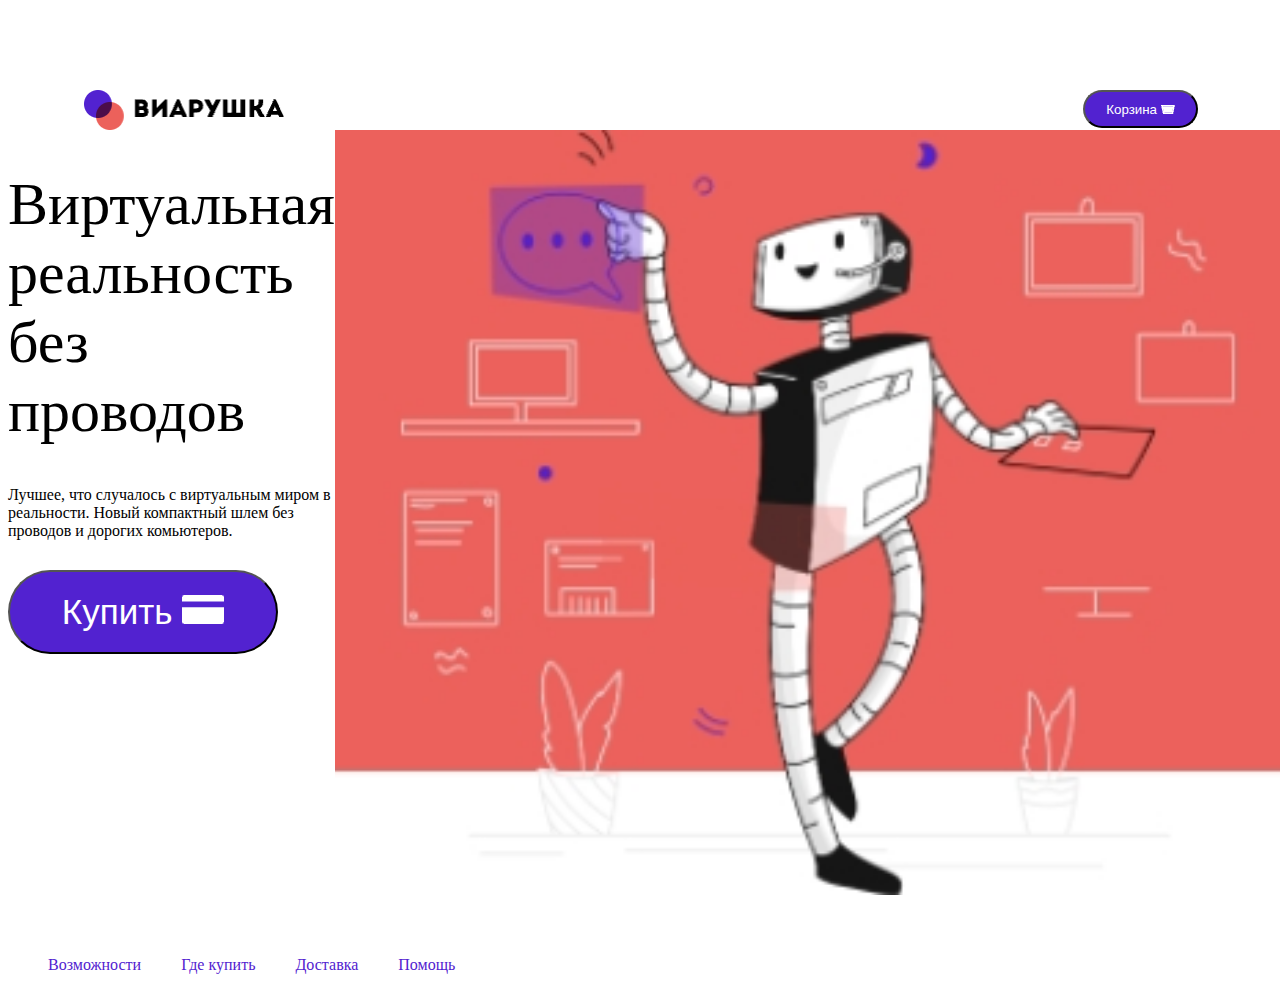
<file: index.html>
<!DOCTYPE html>
<html lang="ru">
<head>
    <meta charset="UTF-8">
    <meta name="viewport" content="width=device-width, initial-scale=1.0">
    <link rel="stylesheet" href="./fonts/Roboto_Slab/RobotoSlab-VariableFont_wght.ttf">
    <link rel="stylesheet" href="./styles/styles.css">
    <title>ВИАРУШКА</title>
</head>
<body>
    <div class="first_line">
        <img src="./images/logo.png" alt="logo" class="logo">
        <button class="btn btn_nav">Корзина
            <img src="./images/Rectangle 2.png" alt="wallet">
        </button>
    </div>
    <div class="container container_main">
        <div class="block block_text">
            <h1 class="h1">
                Виртуальная <br>реальность без <br>проводов
            </h1>
            <div class="h1_desc">
                Лучшее, что случалось с виртуальным миром в <br>реальности. Новый компактный шлем без <br>проводов и дорогих комьютеров.
            </div>
            <button class="btn btn_main">Купить
                <img src="./images/ico.png" alt="credit card">
            </button>
        </div>
        <div class="block block_pic">
            <img src="./images/Illustration_2.jpeg" alt="main pic" class="main_pic
            ">
        </div>

    </div>
    <nav class="nav main_nav">
        <ul class="list">
            <li class="nav_item">Возможности</li>
            <li class="nav_item">Где купить</li>
            <li  class="nav_item">Доставка</li>
            <li class="nav_item">Помощь</li>
        </ul>

    </nav>
</body>
</html>
</file>
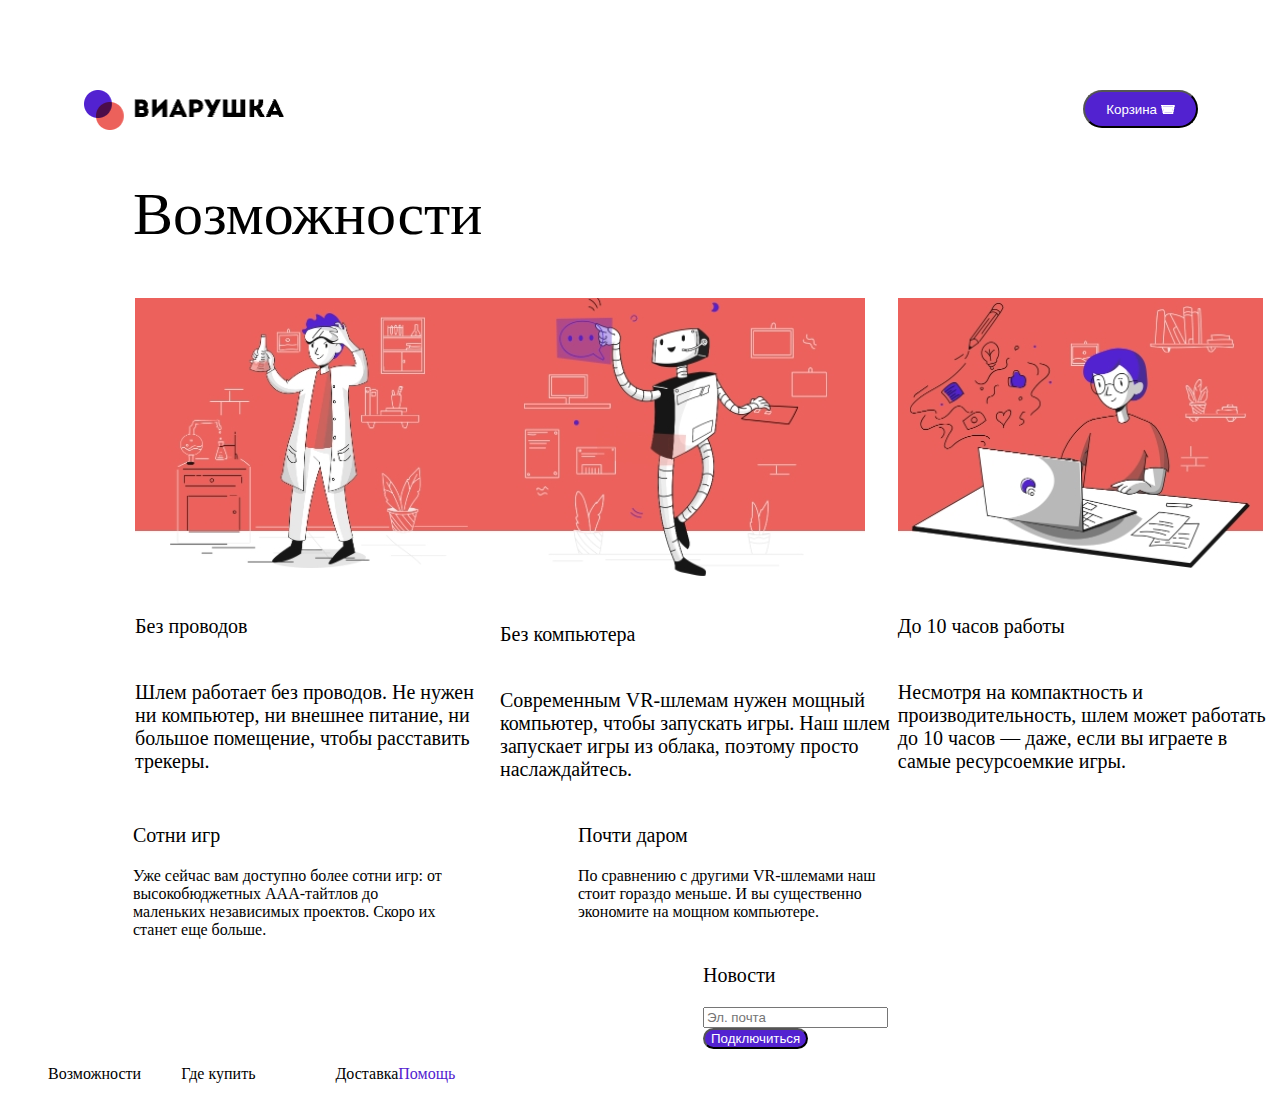
<file: index-2.html>
<!DOCTYPE html>
<html lang="en">
<head>
    <meta charset="UTF-8">
    <meta name="viewport" content="width=device-width, initial-scale=1.0">
    <link rel="stylesheet" href="./styles/styles.css">
    <title>Виарушка</title>
</head>
<body>
    <div class="first_line">
        <img src="./images/logo.png" alt="logo" class="logo">
        <button class="btn btn_nav">Корзина
            <img src="./images/Rectangle 2.png" alt="wallet">
        </button>
    </div>
    <main class="container container_page2">
        <h2 class="h2">Возможности</h2>
        <div class="container container_cards_form">
            <div class="block block__cards">
                <div class="card">
                    <img src="./images/Illustration_4.jpeg" alt="scientist">
                    <h3 class="h3">Без проводов</h3>
                    <div class="card_desc">Шлем работает без проводов. Не нужен ни компьютер, ни внешнее питание, ни большое помещение, чтобы расставить трекеры.

                    </div>
                    
                </div>
                <div class="card">
                    <img src="./images/Illustration_2.jpeg" alt="Robot">
                    <h3 class="h3">Без компьютера

                    </h3>
                    <div class="card_desc">Современным VR-шлемам нужен мощный компьютер, чтобы запускать игры. Наш шлем запускает игры из облака, поэтому просто наслаждайтесь.

                    </div>
                </div>
                <div class="card">
                    <img src="./images/Illustration_9.jpeg" alt="laptop">
                    <h3 class="h3">           До 10 часов работы</h3>
                    <div class="card_desc">Несмотря на компактность и производительность, шлем может работать до 10 часов — даже, если вы играете в самые ресурсоемкие игры.

                    </div>
                </div>
            </div>
            <div class="block block_text_form">
                <div class="h3_text">
                    <h3 class="h3">
                        Сотни игр
                    </h3>
                    <div class="h3_desc">
                        Уже сейчас вам доступно более сотни игр: от высокобюджетных ААА-тайтлов до маленьких независимых проектов. Скоро их станет еще больше.
                    </div>

                </div>
                <div class="h3_text">
                    <h3 class="h3">
                        Почти даром
                    </h3>
                    <div class="h3_desc">
                        По сравнению с другими VR-шлемами наш стоит гораздо меньше. И вы существенно экономите на мощном компьютере.
                    </div>
                    <div class="h3_text">
                        <h3 class="h3 h3_desc
                        ">Новости</h3>
                        <form >  
                            <label for="email"></label>

                            <input type="email" id="email" placeholder="Эл. почта" required />
                        </form>
                        <button class="btn btn__form">Подключиться</button>
                    </div>
                </div>
            </div>

        </div>

    </main>
    <footer class="footer">
        <nav class="nav main_nav">
            <ul class="list">Возможности
                <li class="nav_item"></li>Где купить
                <li class="nav_item"></li>
                <li class="nav_item"></li>Доставка
                <li class="nav_item">Помощь</li>

            </ul>
        </nav>
    </footer>
</body>
</html>
</file>
<file: styles/styles.css>
.first_line{
    display: flex;
    justify-content: space-between;
    margin-left: 76px;
    margin-top: 90px;
}
.logo{
    width: 200px;

}
.btn_nav{
    width: 115px;
    height: 38px;
    margin-right: 74px;

}
.btn{
    background-color:#5222D0 ;
    border-radius: 100px;
    color: white;
}
.container_main{
    width: 99vw;
    height: 90vh;
    display: flex;
    justify-content: space-between;
}
.btn_main{
    width: 270px;
    height: 84px;
    margin-top: 30px;
    font-weight: 400;
    font-size: 35px;
}
.h1{
    font-weight: 400;
    font-size: 60px;

}
h1_desc{
    font: Roboto Slab, serif;
    font-weight: 300;
    font-size: 20px;
}
.block_text{
    align-items: space-between;
}
.block_pic{
    height: 90vh;
}
.main_pic{
    height: 85vh;
}
.main_nav{
    display: flex;
    align-items: center;
    justify-content: start;
}
.list{
    display: flex;
}
.nav_item{
    list-style-type: none;
    padding-right: 40px;
    color: #5222D0;
}
.block__cards{
    display: flex;
    justify-content: space-evenly;
    margin-left: 127px;
}
.h2{
    font-family: Roboto Slab, serif;
    font-weight: 400;
    font-size: 60px;
    padding-left: 125px;
}
.h3, 
.card_desc{
    font-family: 'Roboto Slab', serif;
    font-weight: 200;
    font-size: 20px;
    padding-top: 23px;
}
.block_text_form {
    display: flex;
    flex-wrap: nowrap;
}
.h3_text{
    
    width: 25vw;
    margin-left: 125px;
}
</file>
